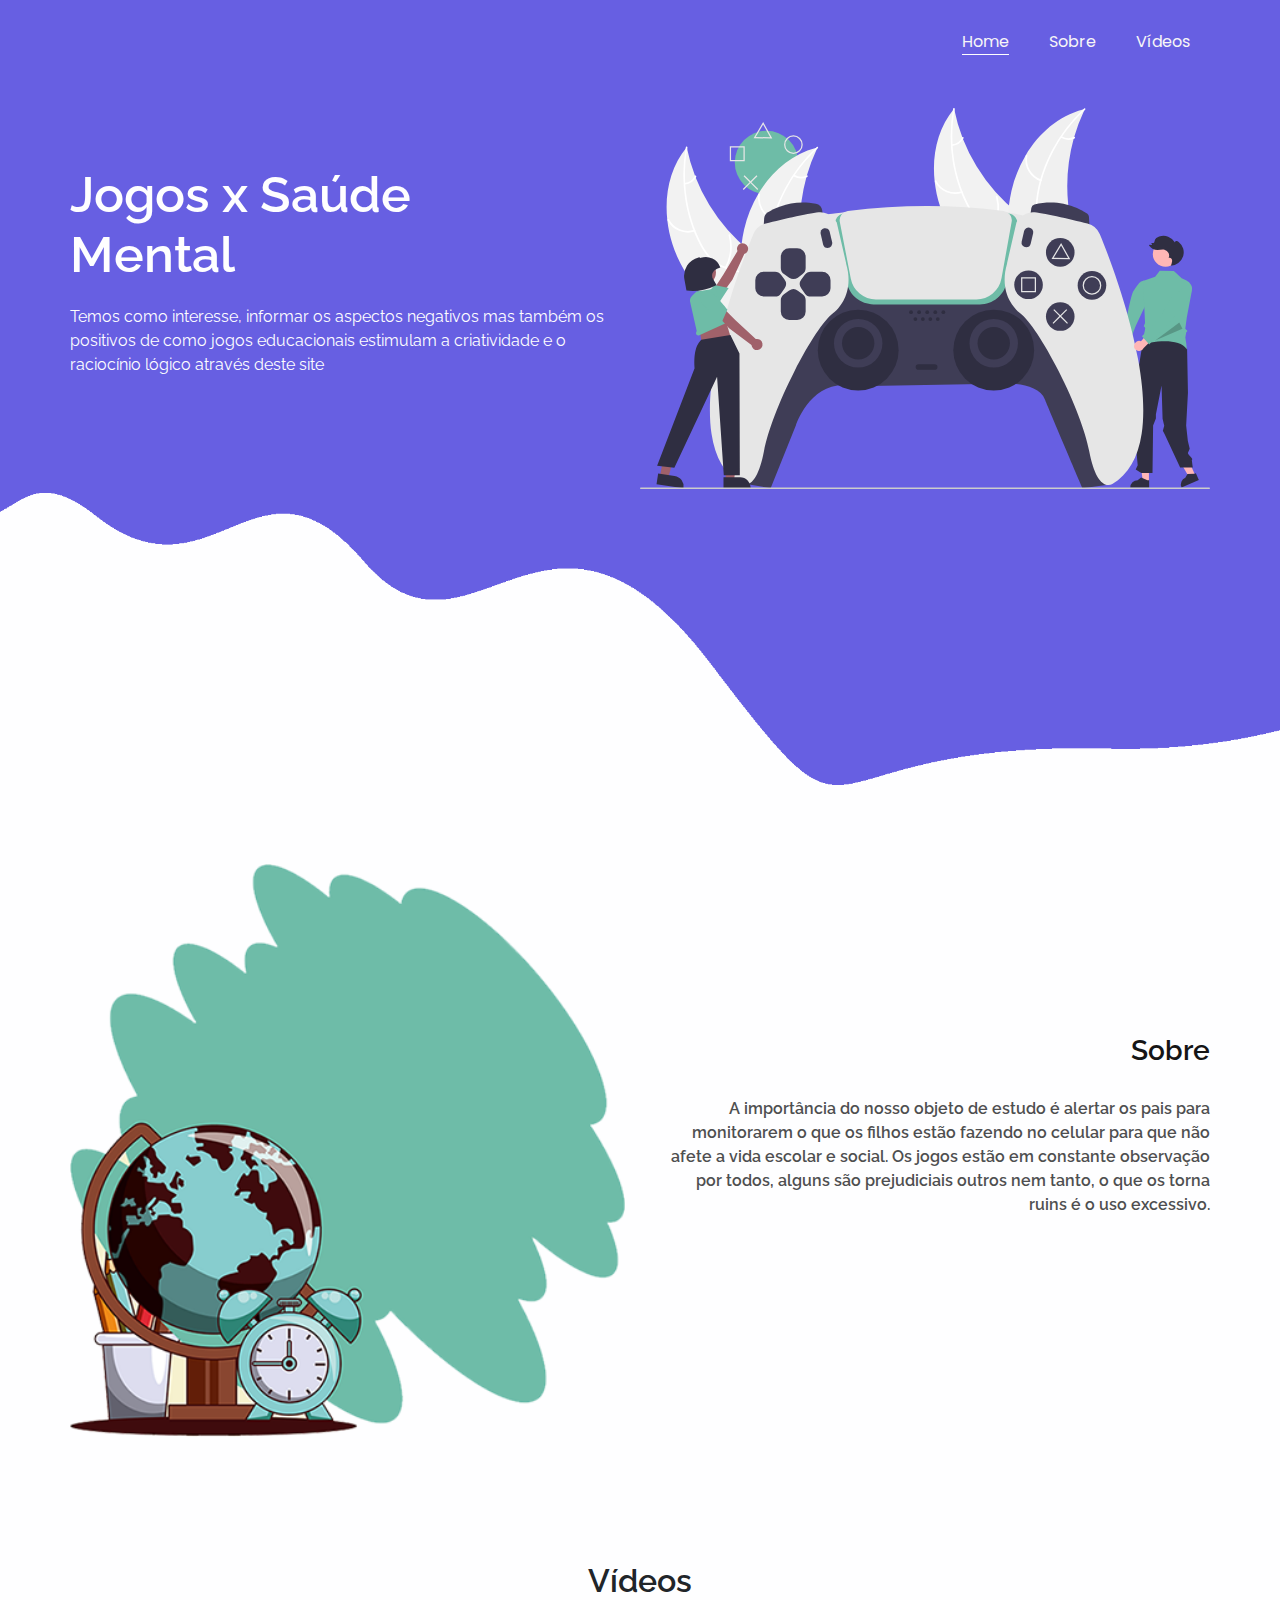
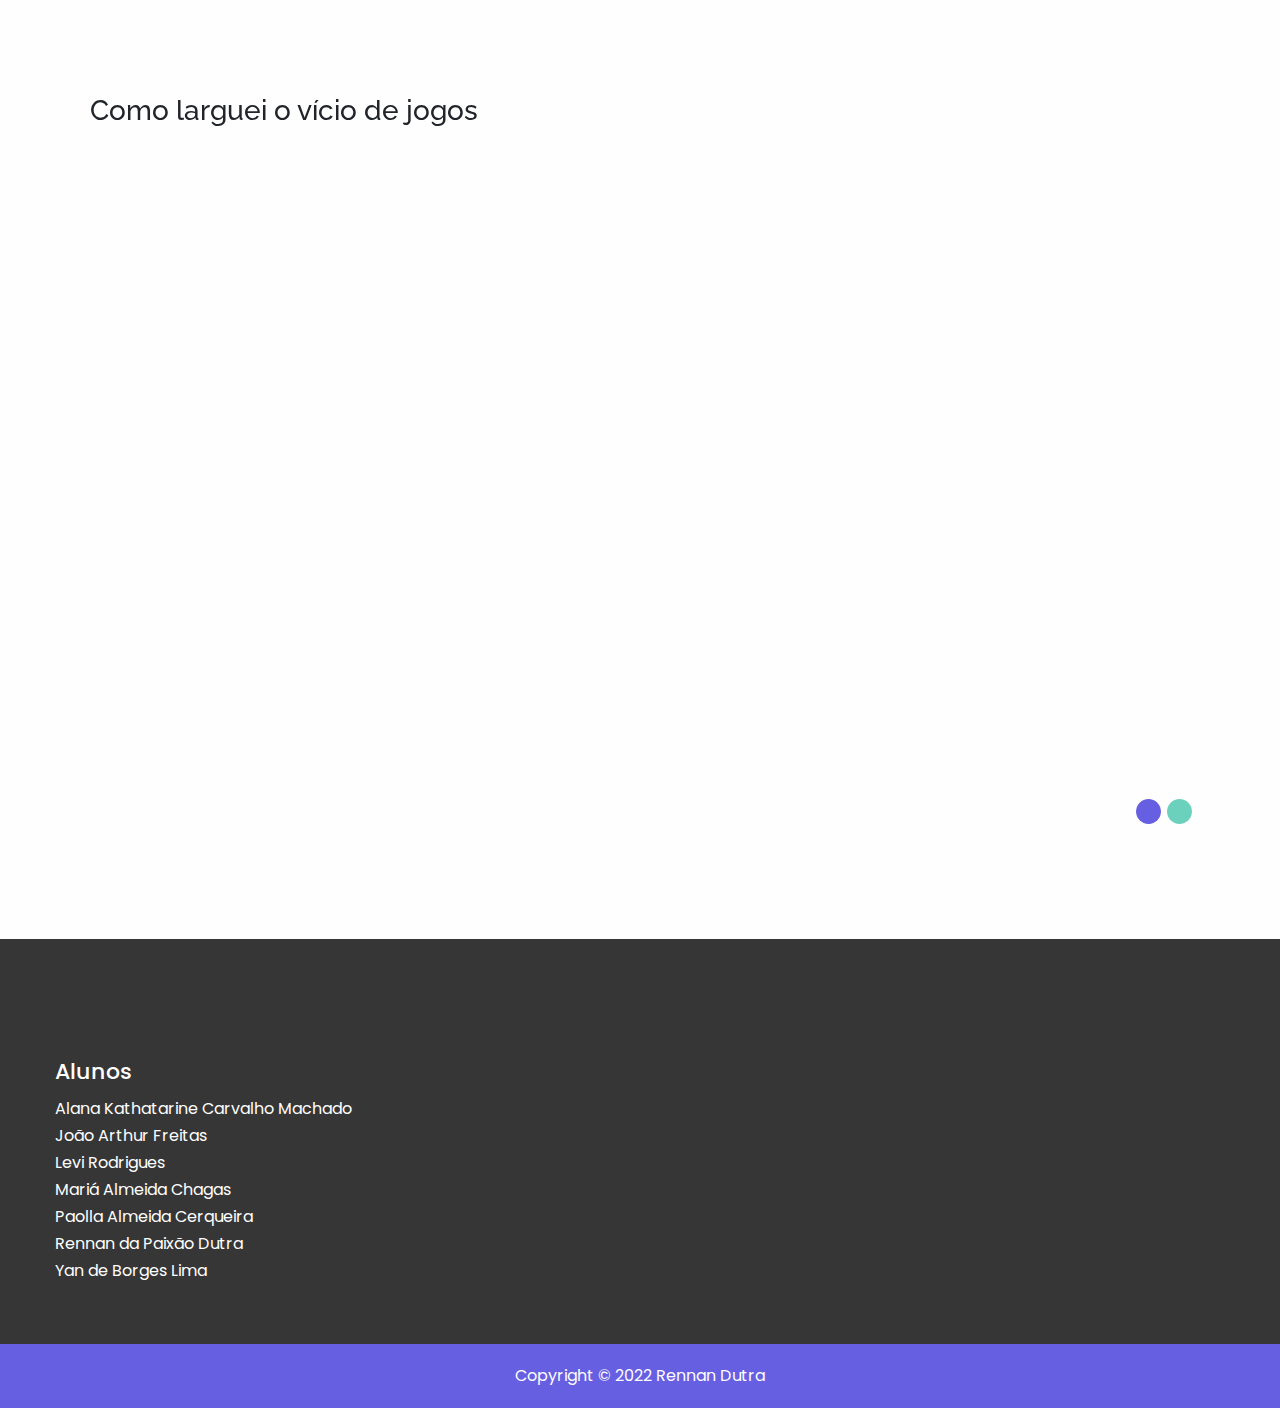
<file: index.html>
<!DOCTYPE html>
<html>

<head>
  <!-- Basic -->
  <meta charset="utf-8" />
  <meta http-equiv="X-UA-Compatible" content="IE=edge" />
  <!-- Mobile Metas -->
  <meta name="viewport" content="width=device-width, initial-scale=1, shrink-to-fit=no" />
  <!-- Site Metas -->
  <meta name="keywords" content="" />
  <meta name="description" content="" />
  <meta name="author" content="" />

  <title>Jogos x Saúde Mental</title>

  <!-- bootstrap core css -->
  <link rel="stylesheet" type="text/css" href="css/bootstrap.css" />
  <!-- fonts style -->
  <link href="https://fonts.googleapis.com/css?family=Poppins:400,700|Raleway:400,600&display=swap" rel="stylesheet">
  <!-- font wesome stylesheet -->
  <link rel="stylesheet" href="https://maxcdn.bootstrapcdn.com/font-awesome/4.3.0/css/font-awesome.min.css">
  <!-- Custom styles for this template -->
  <link href="css/style.css" rel="stylesheet" />
  <!-- responsive style -->
  <link href="css/responsive.css" rel="stylesheet" />

  <link rel="shortcut icon" href="favicon.png" type="image/png">
</head>

<body>
  <div class="top_container">
    <!-- header section strats -->
    <header class="header_section">
      <div class="container">
        <nav class="navbar navbar-expand-lg custom_nav-container ">
          <div class="navbar-brand"></div>
          <button class="navbar-toggler" type="button" data-toggle="collapse" data-target="#navbarSupportedContent"
            aria-controls="navbarSupportedContent" aria-expanded="false" aria-label="Toggle navigation">
            <span class="navbar-toggler-icon"></span>
          </button>

          <div class="collapse navbar-collapse" id="navbarSupportedContent">
            <div class="d-flex ml-auto flex-column flex-lg-row align-items-center">
              <ul class="navbar-nav">
                <li class="nav-item">
                  <a class="nav-link active" href="index.html"> Home <span class="sr-only">(current)</span></a>
                </li>

                <li class="nav-item ">
                  <a class="nav-link" href="sobre.html"> Sobre </a>
                </li>

                <li class="nav-item">
                  <a class="nav-link" href="videos.html"> Vídeos </a>
                </li>
              </ul>
            </div>
        </nav>
      </div>
    </header>
    <section class="hero_section ">
      <div class="hero-container container">
        <div class="hero_detail-box">
          <h1>Jogos x Saúde Mental</h1>
          <p>
            Temos como interesse, informar os aspectos negativos mas também os positivos de como jogos 
            educacionais estimulam a criatividade e o raciocínio lógico através deste site
          </p>
        </div>
        <div class="hero_img-container">
          <div>
            <img src="images/hero.svg" alt="">
          </div>
        </div>
      </div>
    </section>
  </div>
  <!-- end header section -->

  <div class="common_style">

    <!-- about section -->
    <section class="about_section">
      <div class="container">
        <div class="row">
          <div class="col-md-6">
            <div class="about_img-container">
              <img src="images/about.png" alt="">
            </div>
          </div>
          <div class="col-md-6">
            <div class="about_detail-box">
              <h3>
                Sobre
              </h3>
              <p>
                A importância do nosso objeto de estudo é alertar os pais para monitorarem o que os filhos estão fazendo no celular para que não afete a vida escolar e social. 
                Os jogos estão em constante observação por todos, alguns são prejudiciais outros nem tanto, o que os torna ruins é o uso excessivo.
              </p>
            </div>
          </div>
        </div>
      </div>
    </section>
    <!-- end about section -->
  </div>


  <!-- videos section -->
  <section class="client_section layout_padding">
    <h2 class="">
      Vídeos
    </h2>
    <div class="container">
      <div id="carouselExampleIndicators" class="carousel slide" data-ride="carousel">
        <ol class="carousel-indicators">
          <li data-target="#carouselExampleIndicators" data-slide-to="0" class="active"></li>
          <li data-target="#carouselExampleIndicators" data-slide-to="1"></li>
        </ol>
        <div class="carousel-inner">
          <div class="carousel-item active">
              <div class="row m-0">
                <div class="pb-4">
                  <h3>
                    Como larguei o vício de jogos
                  </h3>
                </div>
                <div class="video-container">
                  <iframe
                    src="https://www.youtube.com/embed/325nao3UoF8" 
                    title="COMO LARGUEI O VÍCIO DE JOGOS | SejaUmaPessoaMelhor" 
                    frameborder="0" 
                    allow="accelerometer; autoplay; clipboard-write; encrypted-media; gyroscope; picture-in-picture" 
                    allowfullscreen
                  ></iframe>
                </div>
              </div>
          </div>
          <div class="carousel-item">
              <div class="row m-0">
                <div class="pb-4">
                  <h3>
                    5 Lições de Tesla Para Se Livrar dos Vícios
                  </h3>
                </div>
                <div class="video-container">
                  <iframe
                    src="https://www.youtube.com/embed/0sOZ6WDXQrk" 
                    title="5 Lições de Tesla Para Se Livrar dos Vícios (Método Revelado) | Filosofia e Autocontrole" 
                    frameborder="0" 
                    allow="accelerometer; autoplay; clipboard-write; encrypted-media; gyroscope; picture-in-picture" 
                    allowfullscreen
                  ></iframe>
                </div>
              </div>
          </div>
        </div>
      </div>
    </div>
  </section>
  <!-- end videos section -->

  <section class="info_section layout_padding-top">
    <div class="container layout_padding2">
      <h5>
        Alunos
      </h5>
      <ul>
        <li>Alana Kathatarine Carvalho Machado</li>
        <li>João Arthur Freitas</li>
        <li>Levi Rodrigues</li>
        <li>Mariá Almeida Chagas</li>
        <li>Paolla Almeida Cerqueira</li>
        <li>Rennan da Paixão Dutra</li>
        <li>Yan de Borges Lima</li>
      </ul>
    </div>
  </section>

  <!-- footer section -->
  <section class="container-fluid footer_section">
    <p>
      Copyright &copy; 2022
      <a href="https://html.design/">Rennan Dutra</a>
    </p>
  </section>
  <!-- footer section -->

  <script type="text/javascript" src="js/jquery-3.4.1.min.js"></script>
  <script type="text/javascript" src="js/bootstrap.js"></script>

 
</body>

</html>
</file>
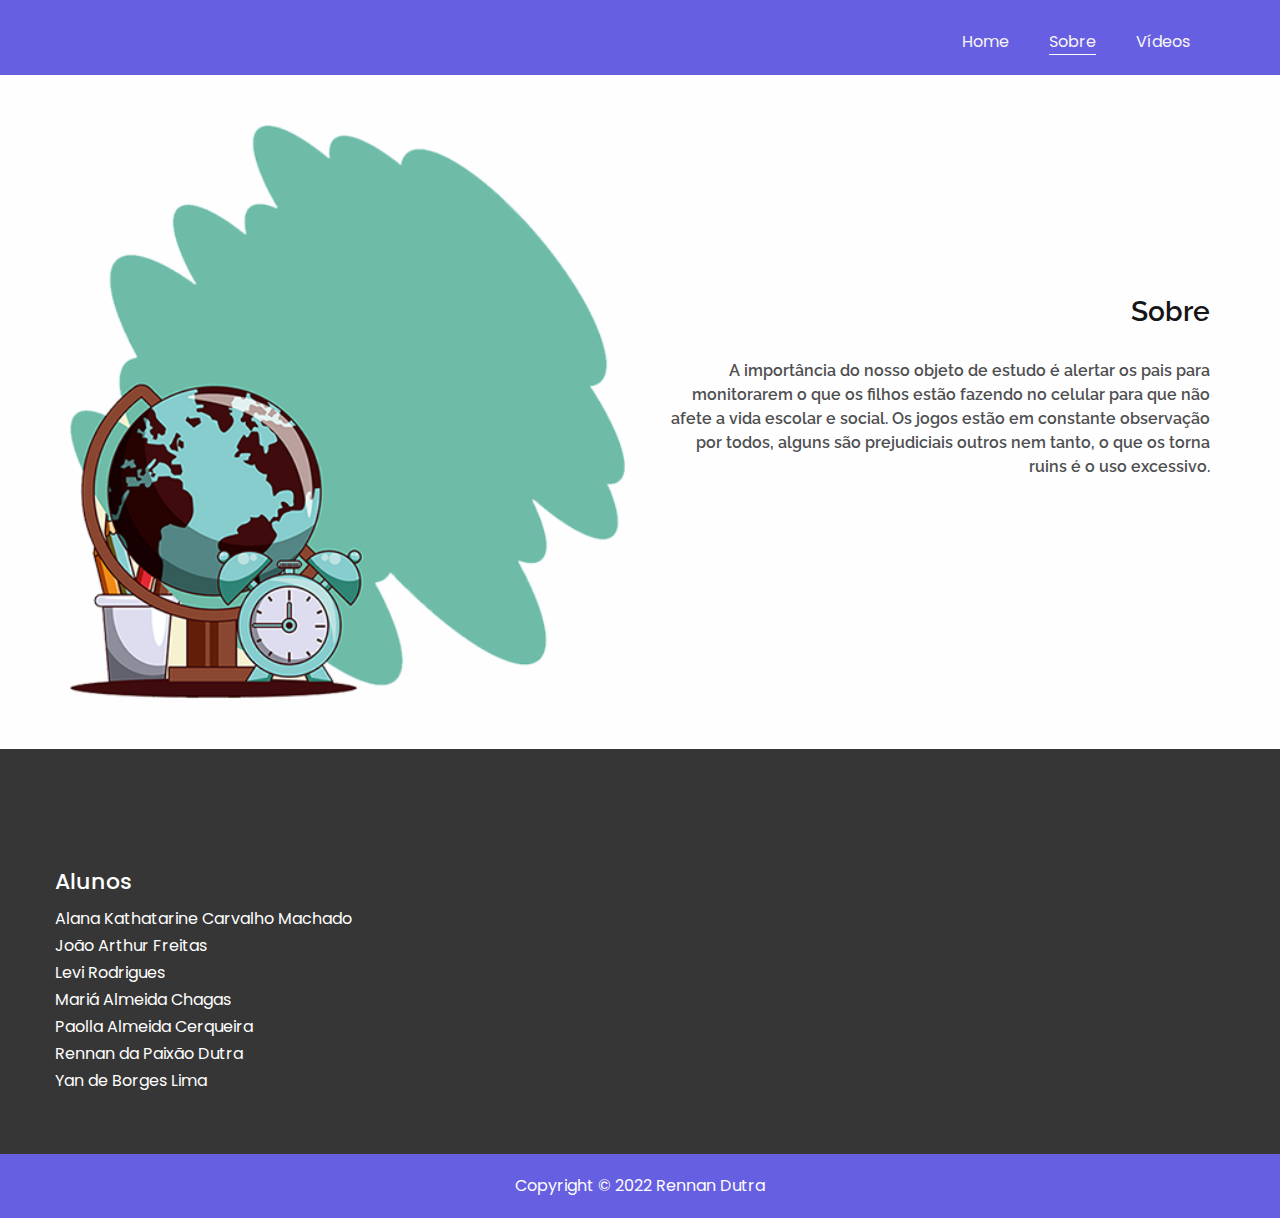
<file: sobre.html>
<!DOCTYPE html>
<html>

<head>
  <!-- Basic -->
  <meta charset="utf-8" />
  <meta http-equiv="X-UA-Compatible" content="IE=edge" />
  <!-- Mobile Metas -->
  <meta name="viewport" content="width=device-width, initial-scale=1, shrink-to-fit=no" />
  <!-- Site Metas -->
  <meta name="keywords" content="" />
  <meta name="description" content="" />
  <meta name="author" content="" />

  <title>Jogos x Saúde Mental</title>

  <!-- bootstrap core css -->
  <link rel="stylesheet" type="text/css" href="css/bootstrap.css" />
  <!-- fonts style -->
  <link href="https://fonts.googleapis.com/css?family=Poppins:400,700|Raleway:400,600&display=swap" rel="stylesheet">
  <!-- font wesome stylesheet -->
  <link rel="stylesheet" href="https://maxcdn.bootstrapcdn.com/font-awesome/4.3.0/css/font-awesome.min.css">
  <!-- Custom styles for this template -->
  <link href="css/style.css" rel="stylesheet" />
  <!-- responsive style -->
  <link href="css/responsive.css" rel="stylesheet" />

  <link rel="shortcut icon" href="favicon.png" type="image/png">
</head>

<body class="sub_page">
  <div class="top_container ">
    <!-- header section strats -->
    <header class="header_section">
      <div class="container">
        <nav class="navbar navbar-expand-lg custom_nav-container ">
          <div class="navbar-brand"></div>
          <button class="navbar-toggler" type="button" data-toggle="collapse" data-target="#navbarSupportedContent"
            aria-controls="navbarSupportedContent" aria-expanded="false" aria-label="Toggle navigation">
            <span class="navbar-toggler-icon"></span>
          </button>

          <div class="collapse navbar-collapse" id="navbarSupportedContent">
            <div class="d-flex ml-auto flex-column flex-lg-row align-items-center">
              <ul class="navbar-nav  ">
                <li class="nav-item">
                  <a class="nav-link" href="index.html"> Home <span class="sr-only">(current)</span></a>
                </li>

                <li class="nav-item">
                  <a class="nav-link active" href="sobre.html"> Sobre </a>
                </li>

                <li class="nav-item">
                  <a class="nav-link" href="videos.html"> Vídeos </a>
                </li>
              </ul>
            </div>
        </nav>
      </div>
    </header>
  </div>
  <!-- end header section -->

  <div class="common_style">

    <!-- about section -->
    <section class="about_section">
      <div class="container">
        <div class="row">
          <div class="col-md-6">
            <div class="about_img-container">
              <img src="images/about.png" alt="">
            </div>
          </div>
          <div class="col-md-6">
            <div class="about_detail-box">
              <h3>
                Sobre
              </h3>
              <p>
                A importância do nosso objeto de estudo é alertar os pais para monitorarem o que os filhos estão fazendo no celular para que não afete a vida escolar e social. 
                Os jogos estão em constante observação por todos, alguns são prejudiciais outros nem tanto, o que os torna ruins é o uso excessivo.
              </p>
            </div>
          </div>
        </div>
      </div>
    </section>
    <!-- end about section -->
  </div>

  <section class="info_section layout_padding-top">
    <div class="container layout_padding2">
      <h5>
        Alunos
      </h5>
      <ul>
        <li>Alana Kathatarine Carvalho Machado</li>
        <li>João Arthur Freitas</li>
        <li>Levi Rodrigues</li>
        <li>Mariá Almeida Chagas</li>
        <li>Paolla Almeida Cerqueira</li>
        <li>Rennan da Paixão Dutra</li>
        <li>Yan de Borges Lima</li>
      </ul>
    </div>
  </section>

  <!-- footer section -->
  <section class="container-fluid footer_section">
    <p>
      Copyright &copy; 2022
      <a href="https://html.design/">Rennan Dutra</a>
    </p>
  </section>
  <!-- footer section -->

  <script type="text/javascript" src="js/jquery-3.4.1.min.js"></script>
  <script type="text/javascript" src="js/bootstrap.js"></script>


</body>

</html>
</file>
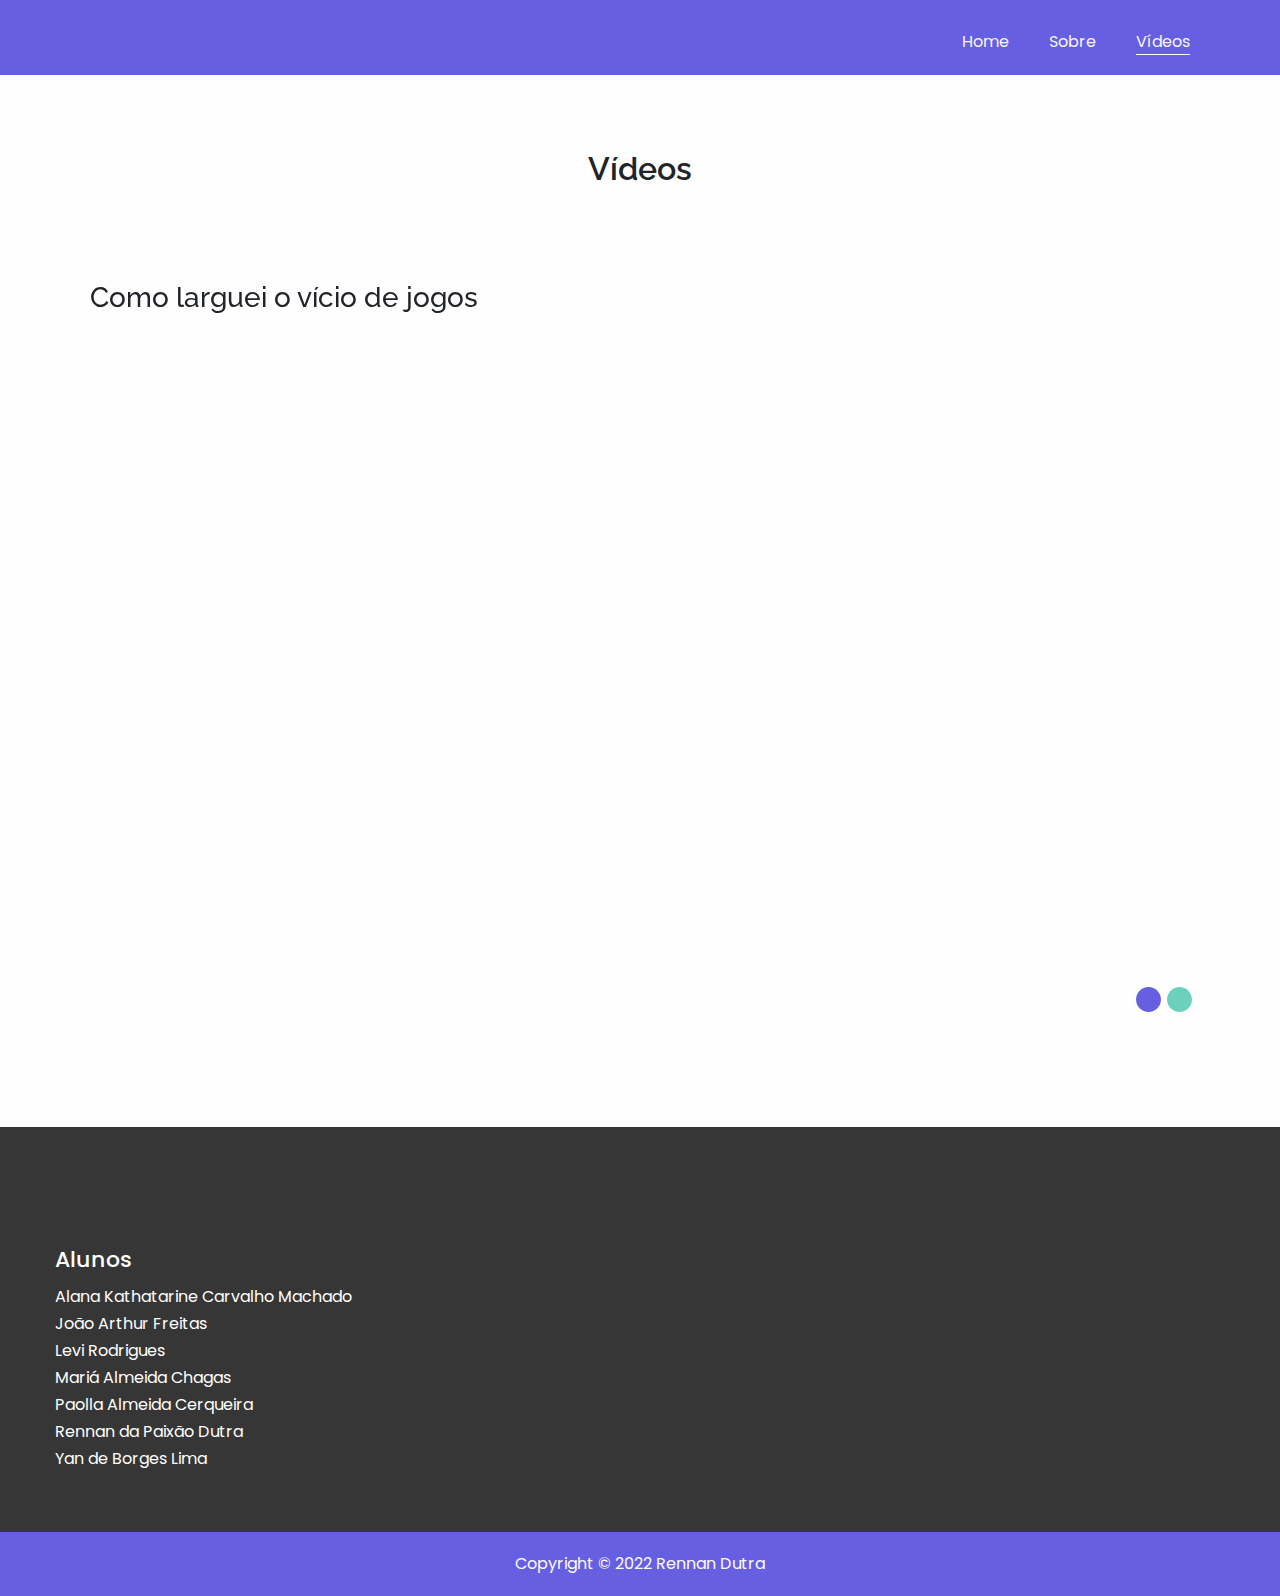
<file: videos.html>
<!DOCTYPE html>
<html>

<head>
  <!-- Basic -->
  <meta charset="utf-8" />
  <meta http-equiv="X-UA-Compatible" content="IE=edge" />
  <!-- Mobile Metas -->
  <meta name="viewport" content="width=device-width, initial-scale=1, shrink-to-fit=no" />
  <!-- Site Metas -->
  <meta name="keywords" content="" />
  <meta name="description" content="" />
  <meta name="author" content="" />

  <title>Jogos x Saúde Mental</title>

  <!-- bootstrap core css -->
  <link rel="stylesheet" type="text/css" href="css/bootstrap.css" />
  <!-- fonts style -->
  <link href="https://fonts.googleapis.com/css?family=Poppins:400,700|Raleway:400,600&display=swap" rel="stylesheet">
  <!-- font wesome stylesheet -->
  <link rel="stylesheet" href="https://maxcdn.bootstrapcdn.com/font-awesome/4.3.0/css/font-awesome.min.css">
  <!-- Custom styles for this template -->
  <link href="css/style.css" rel="stylesheet" />
  <!-- responsive style -->
  <link href="css/responsive.css" rel="stylesheet" />

  <link rel="shortcut icon" href="favicon.png" type="image/png">
</head>

<body class="sub_page">
  <div class="top_container ">
    <!-- header section strats -->
    <header class="header_section">
      <div class="container">
        <nav class="navbar navbar-expand-lg custom_nav-container ">
          <div class="navbar-brand"></div>
          <button class="navbar-toggler" type="button" data-toggle="collapse" data-target="#navbarSupportedContent"
            aria-controls="navbarSupportedContent" aria-expanded="false" aria-label="Toggle navigation">
            <span class="navbar-toggler-icon"></span>
          </button>

          <div class="collapse navbar-collapse" id="navbarSupportedContent">
            <div class="d-flex ml-auto flex-column flex-lg-row align-items-center">
                <ul class="navbar-nav">
                    <li class="nav-item">
                        <a class="nav-link" href="index.html"> Home <span class="sr-only">(current)</span></a>
                    </li>

                    <li class="nav-item">
                        <a class="nav-link" href="sobre.html"> Sobre </a>
                    </li>

                    <li class="nav-item">
                        <a class="nav-link active" href="videos.html"> Vídeos </a>
                    </li>
                </ul>
            </div>
        </nav>
      </div>
    </header>
  </div>
  <!-- end header section -->

  <!-- videos section -->
  <section class="client_section layout_padding">
    <h2 class="">
      Vídeos
    </h2>
    <div class="container">
      <div id="carouselExampleIndicators" class="carousel slide" data-ride="carousel">
        <ol class="carousel-indicators">
          <li data-target="#carouselExampleIndicators" data-slide-to="0" class="active"></li>
          <li data-target="#carouselExampleIndicators" data-slide-to="1"></li>
        </ol>
        <div class="carousel-inner">
          <div class="carousel-item active">
              <div class="row m-0">
                <div class="pb-4">
                  <h3>
                    Como larguei o vício de jogos
                  </h3>
                </div>
                <div class="video-container">
                  <iframe
                    src="https://www.youtube.com/embed/325nao3UoF8" 
                    title="COMO LARGUEI O VÍCIO DE JOGOS | SejaUmaPessoaMelhor" 
                    frameborder="0" 
                    allow="accelerometer; autoplay; clipboard-write; encrypted-media; gyroscope; picture-in-picture" 
                    allowfullscreen
                  ></iframe>
                </div>
              </div>
          </div>
          <div class="carousel-item">
              <div class="row m-0">
                <div class="pb-4">
                  <h3>
                    5 Lições de Tesla Para Se Livrar dos Vícios
                  </h3>
                </div>
                <div class="video-container">
                  <iframe
                    src="https://www.youtube.com/embed/0sOZ6WDXQrk" 
                    title="5 Lições de Tesla Para Se Livrar dos Vícios (Método Revelado) | Filosofia e Autocontrole" 
                    frameborder="0" 
                    allow="accelerometer; autoplay; clipboard-write; encrypted-media; gyroscope; picture-in-picture" 
                    allowfullscreen
                  ></iframe>
                </div>
              </div>
          </div>
        </div>
      </div>
    </div>
  </section>
  <!-- end videos section -->

  <section class="info_section layout_padding-top">
    <div class="container layout_padding2">
      <h5>
        Alunos
      </h5>
      <ul>
        <li>Alana Kathatarine Carvalho Machado</li>
        <li>João Arthur Freitas</li>
        <li>Levi Rodrigues</li>
        <li>Mariá Almeida Chagas</li>
        <li>Paolla Almeida Cerqueira</li>
        <li>Rennan da Paixão Dutra</li>
        <li>Yan de Borges Lima</li>
      </ul>
    </div>
  </section>

  <!-- footer section -->
  <section class="container-fluid footer_section">
    <p>
      Copyright &copy; 2022
      <a href="https://html.design/">Rennan Dutra</a>
    </p>
  </section>
  <!-- footer section -->

  <script type="text/javascript" src="js/jquery-3.4.1.min.js"></script>
  <script type="text/javascript" src="js/bootstrap.js"></script>


</body>

</html>
</file>
<file: css/style.css>
body {
  font-family: 'Raleway', sans-serif;
  background-color: #fefeff;
}

.layout_padding {
  padding: 75px 0;
}

.layout_padding2 {
  padding: 45px 0;
}

.layout_padding2-top {
  padding-top: 45px;
}

.layout_padding-top {
  padding-top: 75px;
}

.layout_padding-bottom {
  padding-bottom: 75px;
}

.call_to-btn {
  display: inline-block;
  padding: 15px 45px;
  border-radius: 10px;
  font-size: 15px;
  background-color: #ffffff;
  color: #262627;
  font-weight: 600;
  transition: all 0.3s ease 0s;
}

.call_to-btn img {
  width: 18px;
  margin-left: 10px;
}

.btn_on-hover {
  transition: all 0.3s ease 0s;
}

.call_to-btn:hover,
.btn_on-hover:hover {
  -webkit-box-shadow: 0px 5px 10px -5px rgba(0, 0, 0, 0.7);
  -moz-box-shadow: 0px 5px 10px -5px rgba(0, 0, 0, 0.7);
  box-shadow: 0px 5px 10px -5px rgba(0, 0, 0, 0.7);
  transform: translateY(-7px);
}

.main-heading {
  color: #082465;
  font-weight: bold;
  text-align: center;
}

/*header section*/

.header_section {
  padding-top: 10px;
  font-family: 'Poppins', sans-serif;

}

nav.navbar.navbar-expand-lg {

  padding: 10px 0;
}

.custom_nav-container.navbar-expand-lg .navbar-nav .nav-link {
  padding: 10px 20px;
  color: #f7f6f7;
  text-align: center;
}


a,
a:hover,
a:focus {
  text-decoration: none;
}

a:hover,
a:focus {
  color: initial;
}

.btn,
.btn:focus {
  outline: none !important;
  box-shadow: none;
}

.top_container {
  position: relative;
}



.top_container::before {
  content: "";
  position: absolute;
  width: 100%;
  height: 100%;
  background: url(../images/hero-bg.png);
  background-size: 100% 100%;
  background-position: right bottom;
  background-repeat: no-repeat;
  z-index: -1;
}

.sub_page .top_container::before {
  background-color: #675FE2;
  background-image: none;
}

/* .top_container::after {
  content: "";
  position: absolute;
  width: 75px;
  height: 75px;
  bottom: 20%;
  left: 6%;
  background-color: #675FE2;
} */


.sub_page .top_container::after {
  display: none;
}


.navbar-brand img {
  width: 25px;
  margin-right: 7px;
}


.custom_nav-container .nav_search-btn {
  background-image: url(../images/search-icon.png);
  background-size: 22px;
  background-repeat: no-repeat;
  background-position-y: 7px;
  width: 35px;
  height: 35px;
  padding: 0;
  border: none;
}

.navbar-brand {
  display: flex;
  align-items: center;
}

.navbar-brand span {
  font-size: 22px;
  font-weight: 700;
  color: #fefefe;
}

.custom_nav-container {
  z-index: 99999;
  padding: 15px 0;
}

.custom_nav-container .navbar-toggler {
  outline: none;
}

.custom_nav-container .navbar-toggler .navbar-toggler-icon {
  background-image: url(../images/menu.png);
  background-size: 40px;
}

/*end header section*/

/* hero section */
.hero-container {
  display: flex;
  padding-top: 90px;
  padding-bottom: 325px;
}

.hero_detail-box {
  width: 50%;
}

.hero_img-container {
  width: 50%;
  margin-right: -8%;
  margin-top: -5%;
}

.hero_img-container img {
  width: 100%;
}

.hero_detail-box {
  color: #fefeff;
}

.hero_detail-box h1 {
  font-size: 50px;
  color: #fefeff;
  font-weight: 600;
  width: 70%;
}


.hero_detail-box p {
  margin-top: 20px;
  margin-bottom: 35px;
}


/* end hero section */

/* common style for some sections */
.common_style>section {
  padding: 50px 0;
}

.common_style .row {
  align-items: center;
}

.common_style h3 {
  font-weight: 600;
  color: #151516;
}

.common_style p {
  font-weight: 600;
  color: #4e4f50;
  margin: 30px 0 50px 0;
}

.common_style img {
  width: 100%;
}


/* end common style */

/* about section */
.about_section {
  text-align: right;
}

.about_section a {
  background-color: #6ebca8;
  color: #fefeff;
}

/* end about section */

/* admission section */


.admission_section a {
  background-color: #675FE2;
  color: #fefeff;
}

/* end admission section */

/* why section */

.why_section {
  text-align: right;
}

.why_section a {
  background-color: #6ebca8;
  color: #fefeff;
}

/* end why section */

/* determine section */


.determine_section a {
  background-color: #675FE2;
  color: #fefeff;
}


/* end determine section */

/* client section */
.client_section h2,
.client_section h5,
.client_section p {
  font-weight: 600;
}

.client_section h2 {
  text-align: center;
}


.client_section h5 {
  font-size: 24px;
  color: #675FE2;
}

.client_section .row {
  align-items: center;
  padding: 75px 0;
  margin: 0 15px;
}

.client_section img {
  width: 100%;
}

.client_img-box::before,
.client_img-box::after {
  content: "";
  position: absolute;
  width: 100px;
  height: 30px;
  border-radius: 20px;
  background-color: #675FE2;
}

.client_img-box::before {
  top: -15px;
  transform: rotate(139deg);
  left: -15px;
  animation: beforeanimate 1s;
  animation-delay: .1s;
}

.client_img-box::after {
  bottom: -15px;
  transform: rotate(142deg);
  right: -15px;
  animation: afteranimate 1s;
  animation-delay: .1s;
}


@keyframes beforeanimate {
  0% {
    top: 43%;
    transform: rotate(142deg);
    left: 31%;

  }

  100% {
    top: -15px;
    transform: rotate(139deg);
    left: -15px;
  }
}

@keyframes afteranimate {
  0% {
    bottom: 46%;
    transform: rotate(142deg);
    right: 35%;
  }

  100% {
    bottom: -15px;
    transform: rotate(142deg);
    right: -15px;
  }
}

.client_section .carousel-indicators {
  margin: 0;
  justify-content: flex-end;
  padding-right: 15px;
  bottom: 20px;
}

.client_section .carousel-indicators li {
  width: 25px;
  height: 25px;
  background-color: #6bd1bd;
  border-radius: 100%;
  opacity: 1;
}

.client_section .carousel-indicators li.active {
  background-color: #675FE2;
}

/* end client section */

/* contact section */

.contact_section {
  padding: 75px 45px;
  font-family: 'Poppins', sans-serif;
}

.contact_section .row {
  align-items: center;
}

.contact_section input {
  border: none;
  outline: none;
  border-bottom: 1px solid #000;
  width: 90%;
  margin: 15px 0;
}



.contact_form-container button {
  border: none;
  background-color: #6bd1bd;
  color: #fff;
  font-size: 15px;
  padding: 15px 45px;
  border-radius: 30px;
  text-transform: uppercase;
  font-weight: bold;
}

.contact_img-box {

  display: flex;
  align-items: center;

}

.contact_img-box img {
  width: 100%;
}

.contact_section h2 {
  font-size: 26px;
  color: #010103;
  font-weight: 600;
  font-family: 'Raleway', sans-serif;
  margin-bottom: 35px;
}


/* end contact section */


/* info section */
.info_section {
  background-color: #363636;
  color: #ffffff;
  font-family: 'Poppins', sans-serif;
}

.info_logo-box {
  display: flex;
  justify-content: center;
}

.info_logo-box h2 {
  font-weight: bold;
  padding: 5px 7px;
  border-bottom: 1.5px solid #675FE2;
}

.info_section ul {
  padding: 0;
}

.info_section ul li {
  list-style-type: none;
  margin: 3px 0;
}

.info_section ul li a {
  color: #ffffff;
}

.info_section ul li a:hover {
  color: #675FE2;
}

.info_section h5 {
  margin-bottom: 12px;
  font-size: 22px;
}



.info_section .form_container input {
  width: 225px;
  height: 40px;
  padding: 10px;
}

.info_section .form_container input::placeholder {
  color: #ccc8c8;
}

.info_section .form_container button {
  background-color: #675FE2;
  border: none;
  outline: none;
  color: #fff;
  padding: 8px 30px;
  margin-top: 15px;
  font-size: 15px;
  text-transform: uppercase;
}

.social_container {
  width: 90%;
  margin: 0 auto;
  border-top: 1px solid #898989;
  padding: 25px 0;
}

.info_section .social-box {
  margin: 0 auto;
  width: 400px;
  display: flex;
  justify-content: center;
}

.info_section .social-box img {
  width: 35px;
  margin-right: 5px;
}

/* end info section */

/* footer section*/

.footer_section {
  background-color: #675FE2;
  padding: 20px 15px;
  font-family: 'Poppins', sans-serif;
}

.footer_section p {
  color: #fdfdfe;
  margin: 0;
  text-align: center;
}

.footer_section a {
  color: #fdfdfe;
}



/* end footer section*/

.video-container {
  overflow: hidden;
  position: relative;
  width:100%;
}

.video-container::after {
  padding-top: 56.25%;
  display: block;
  content: '';
}

.video-container iframe {
  position: absolute;
  top: 0;
  left: 0;
  width: 100%;
  height: 100%;
}

.active {
  border-bottom: 1px solid #fff;
  padding: 0 !important;
  margin: 10px 20px;
}
</file>
<file: css/responsive.css>
@media (max-width: 1120px) {}

@media (max-width: 992px) {
    .hero-container {
        flex-direction: column;
    }

    .hero_detail-box {
        width: 100%;
        margin-bottom: 45px;
    }

    .hero_img-container {
        width: 100%;
    }

    .hero-container.container {
        padding-top: 45px;
    }

    .custom_nav-container.navbar-expand-lg .navbar-nav .nav-link {
        color: #fff;
    }

    .top_container::before {
        background-size: cover;
    }
}


@media (max-width: 768px) {
    .hero_detail-box {
        text-align: center;
    }

    .hero_detail-box h1 {
        width: 100%;
    }

    .top_container::after {
        display: none;
    }

    .info_section > div {
        padding: 20px 25px;
        text-align: center;
    }

    .common_style img {
        width: 100%;
        margin: 20px auto;
    }

}

@media (max-width: 576px) {
    .hero-container {
        padding-bottom: 100px;
    }

    .client_img-box::before,
    .client_img-box::after {
        content: "";
        position: absolute;
        width: 75px;
        height: 20px;
        border-radius: 20px;
        background-color: #675FE2;
    }

    .client_img-box::before {
        top: 0;
        transform: rotate(132deg);
        left: -15px;
        animation: beforeanimate 1s;
        animation-delay: .1s;
    }

    .client_img-box::after {
        bottom: 0px;
        transform: rotate(135deg);
        right: -15px;
        animation: afteranimate 1s;
        animation-delay: .1s;
    }


    @keyframes beforeanimate {
        0% {
            top: 43%;
            transform: rotate(142deg);
            left: 31%;

        }

        100% {
            top: 0px;
            transform: rotate(132deg);
            left: -15px;
        }
    }

    @keyframes afteranimate {
        0% {
            bottom: 46%;
            transform: rotate(142deg);
            right: 35%;
        }

        100% {
            bottom: 0px;
            transform: rotate(135deg);
            right: -15px;
        }
    }

    .contact_section {
        padding: 0px 15px 0 15px;
    }

    .sub_page .contact_section {
        padding: 45px 15px;
    }

    .contact_section input {
        width: 100%;
    }

    .info_section .social-box {
        width: auto;
    }
}



@media (max-width: 480px) {}

@media (max-width: 400px) {}

@media (max-width: 360px) {}

@media (min-width: 1200px) {
    .container {
        max-width: 1170px;
    }

}
</file>
